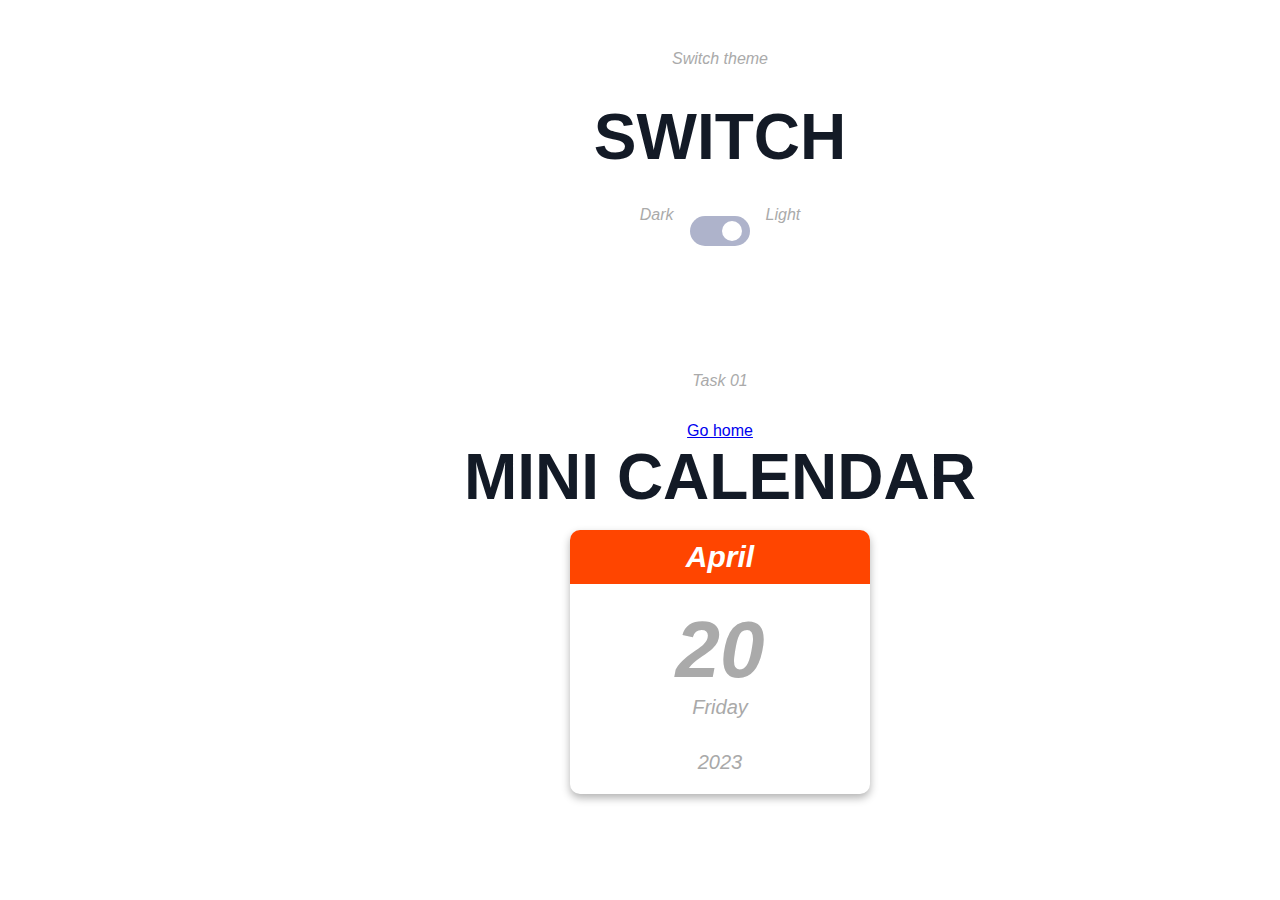
<file: lesson5.html>
<!DOCTYPE html>
<html lang="en">
  <head>
    <meta charset="UTF-8" />
    <meta name="viewport" content="width=device-width, initial-scale=1.0" />
    <title>Document</title>
    <link rel="stylesheet" href="./css/lesson4/switch-theme.css" />
    <script type="module" src="./js/lesson-5.js" defer></script>
  </head>
  <body class="light">
    <section>
      <div class="container">
        <p class="task-title">Switch theme</p>
        <h1>Switch</h1>
        <div class="toggle-switch">
          <p>Dark</p>
          <span>
            <label class="switch">
              <input id="theme-switch" type="checkbox" />
              <span class="slider round"></span>
            </label>
          </span>
          <p>Light</p>
        </div>
      </div>
    </section>

    <section>
      <div class="container">
        <p class="task-title">Task 01</p>

        <a href="../index.html">Go home</a>

        <h1>Mini Calendar</h1>

        <div class="calendar-container js-container">
          <p class="month-name js-month">April</p>
          <p class="day-number js-day-number">20</p>
          <p class="day-name js-day">Friday</p>
          <p class="year js-year">2023</p>
        </div>
      </div>
    </section>
  </body>
</html>
</file>
<file: css/lesson4/switch-theme.css>
:root {
  --primary: #d81e5b;
  --secondary: #8a4fff;
  --grey: #aaa;
  --light: #eee;
  --dark: #131a26;
  --toggle-light: hsl(230, 22%, 74%);
  --toggle-dark: linear gradient hsl(210, 78%, 56%) to hsl(146, 68%, 55%);
}

* {
  margin: 0;
  box-sizing: border-box;

  font-family: 'Fira sans', sans-serif;
}

body {
  background: var(--light);
  color: var(--dark);
}

h1,
h2 {
  color: var(--dark);
  font-size: 4rem;
  text-transform: uppercase;
  margin-bottom: 1rem;
}

section {
  padding: 50px 0;
  text-align: center;
}

p {
  color: var(--grey);
  font-style: italic;
  margin-bottom: 2rem;
}

.container {
  width: 1440px;
  margin: 0 auto;
  padding: 0px 40px;
}

/* The switch - the box around the slider */
.switch {
  position: relative;
  display: inline-block;
  width: 60px;
  height: 30px;
}

/* Hide default html checkbox */
.switch input {
  opacity: 0;
}

/* The slider */
.slider {
  position: absolute;
  cursor: pointer;
  top: 0;
  left: 0;
  right: 0;
  bottom: 0;
  background-color: var(--toggle-light);
  transition: 0.4s;
}

.slider:before {
  position: absolute;
  content: '';
  height: 20px;
  width: 20px;
  left: 32px;
  bottom: 5px;
  background-color: #fff;
  transition: 0.4s;
}

input:checked + .slider {
  background: linear-gradient(90grad, hsl(210, 78%, 56%), hsl(146, 68%, 55%));
}

input:checked + .slider:before {
  transform: translateX(-24px);
}

.slider,
.round {
  border-radius: 34px;
}

.round::before {
  border-radius: 50%;
}

input:checked + .round::before {
  background-color: hsl(230, 17%, 14%);
}

.toggle-switch {
  display: flex;
  flex-direction: row;
  justify-content: center;
  align-items: center;
}

.toggle-switch p {
  padding: 1em;
}

body.dark h2 {
  color: #f2f2f2;
}

form {
  display: flex;
}

input[type='text'] {
  flex: 1;
  padding: 10px;
  border: none;
  border-bottom: 2px solid #ddd;
  font-size: 18px;
}

button[type='submit'] {
  padding: 10px 20px;
  margin-left: 5px;
  background-color: #008cba;
  color: #fff;
  border: none;
  border-radius: 5px;
  cursor: pointer;
}

li {
  padding: 10px;
  background-color: #f2f2f2;
  margin-bottom: 5px;
  border-radius: 5px;
  position: relative;
  display: flex;
  justify-content: space-between;
}

li div {
  display: flex;
  gap: 8px;
}

li input {
  width: 70%;
  border: none;
  background-color: #f2f2f2;
}

li input.active {
  width: 70%;
  background-color: #ffffff;
}

li button[data-action='edit'] {
  background-color: #355075;
  color: #fff;
  border: none;
  cursor: pointer;
  padding: 5px 10px;
  border-radius: 5px;
}

.light {
  background-color: #fff;
}

.dark {
  background-color: black;
}

body.dark h1 {
  color: white;
}
/* calendar */
.calendar-container {
  background-color: white;
  width: 300px;
  text-align: center;
  border-radius: 10px;
  box-shadow: 0 4px 8px rgba(0, 0, 0, 0.3);
  overflow: hidden;
  margin: 0 auto;
}

.month-name {
  text-transform: capitalize;
  margin: 0;
  background-color: orangered;
  color: white;
  padding: 10px;
  font-size: 30px;
  font-weight: bold;
  margin-bottom: 20px;
}

.day-name {
  text-transform: capitalize;
  font-size: 20px;
  color: darkgray;
}

.day-number {
  font-size: 80px;
  margin: 0;
  font-weight: bold;
}

.year {
  margin: 20px 0;
  font-size: 20px;
  color: darkgray;
  font-weight: 500;
}
</file>
